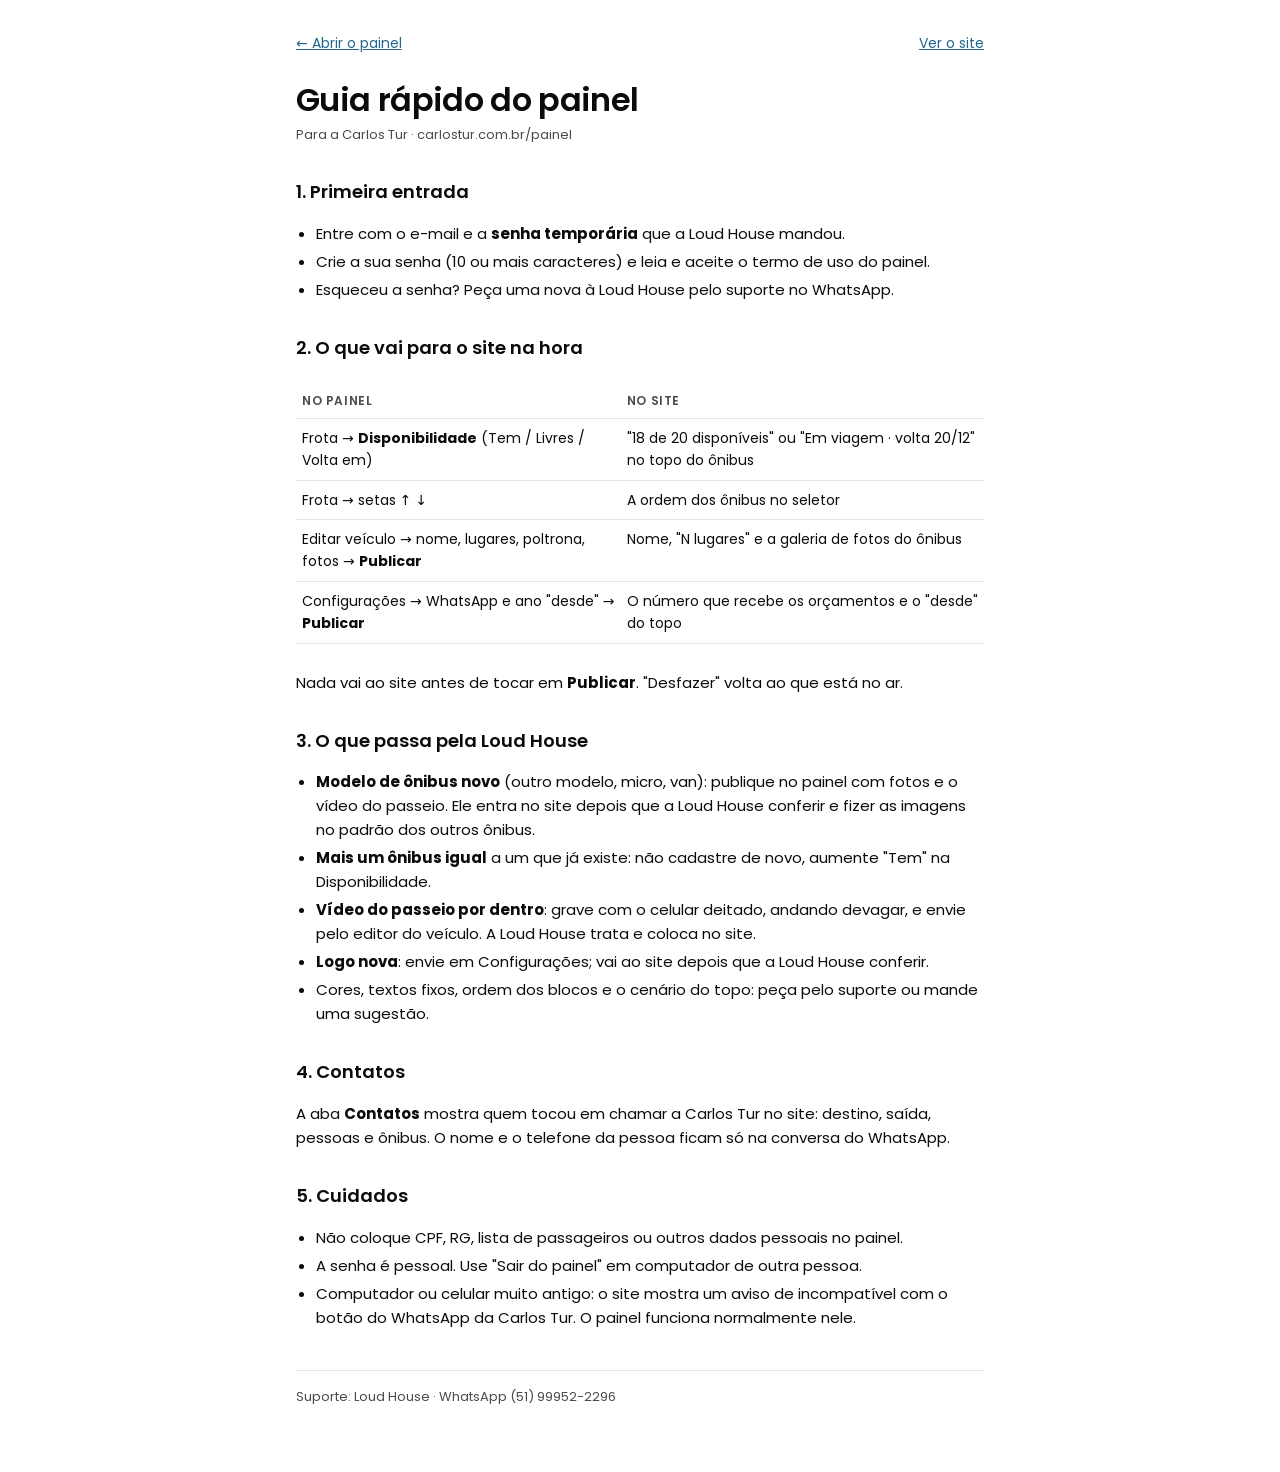
<file: site/guia-painel.html>
<!doctype html>
<html lang="pt-BR">
<head>
<meta charset="utf-8">
<meta name="viewport" content="width=device-width, initial-scale=1">
<meta name="robots" content="noindex, nofollow">
<title>Guia do painel · Carlos Tur</title>
<link rel="icon" href="/favicon.ico" sizes="32x32">
<link rel="stylesheet" href="fonts/poppins.css">
<link rel="stylesheet" href="legal.css">
</head>
<body>
<main>
  <div class="top"><a href="/painel">← Abrir o painel</a><a href="./">Ver o site</a></div>
  <h1>Guia rápido do painel</h1>
  <p class="upd">Para a Carlos Tur · carlostur.com.br/painel</p>

  <h2>1. Primeira entrada</h2>
  <ul>
    <li>Entre com o e-mail e a <b>senha temporária</b> que a Loud House mandou.</li>
    <li>Crie a sua senha (10 ou mais caracteres) e leia e aceite o termo de uso do painel.</li>
    <li>Esqueceu a senha? Peça uma nova à Loud House pelo suporte no WhatsApp.</li>
  </ul>

  <h2>2. O que vai para o site na hora</h2>
  <div class="tw" tabindex="0" role="region" aria-label="O que muda no site"><table>
    <tr><th>No painel</th><th>No site</th></tr>
    <tr><td>Frota → <b>Disponibilidade</b> (Tem / Livres / Volta em)</td><td>"18 de 20 disponíveis" ou "Em viagem · volta 20/12" no topo do ônibus</td></tr>
    <tr><td>Frota → setas ↑ ↓</td><td>A ordem dos ônibus no seletor</td></tr>
    <tr><td>Editar veículo → nome, lugares, poltrona, fotos → <b>Publicar</b></td><td>Nome, "N lugares" e a galeria de fotos do ônibus</td></tr>
    <tr><td>Configurações → WhatsApp e ano "desde" → <b>Publicar</b></td><td>O número que recebe os orçamentos e o "desde" do topo</td></tr>
  </table></div>
  <p>Nada vai ao site antes de tocar em <b>Publicar</b>. "Desfazer" volta ao que está no ar.</p>

  <h2>3. O que passa pela Loud House</h2>
  <ul>
    <li><b>Modelo de ônibus novo</b> (outro modelo, micro, van): publique no painel com fotos e o vídeo do passeio. Ele entra no site depois que a Loud House conferir e fizer as imagens no padrão dos outros ônibus.</li>
    <li><b>Mais um ônibus igual</b> a um que já existe: não cadastre de novo, aumente "Tem" na Disponibilidade.</li>
    <li><b>Vídeo do passeio por dentro</b>: grave com o celular deitado, andando devagar, e envie pelo editor do veículo. A Loud House trata e coloca no site.</li>
    <li><b>Logo nova</b>: envie em Configurações; vai ao site depois que a Loud House conferir.</li>
    <li>Cores, textos fixos, ordem dos blocos e o cenário do topo: peça pelo suporte ou mande uma sugestão.</li>
  </ul>

  <h2>4. Contatos</h2>
  <p>A aba <b>Contatos</b> mostra quem tocou em chamar a Carlos Tur no site: destino, saída, pessoas e ônibus. O nome e o telefone da pessoa ficam só na conversa do WhatsApp.</p>

  <h2>5. Cuidados</h2>
  <ul>
    <li>Não coloque CPF, RG, lista de passageiros ou outros dados pessoais no painel.</li>
    <li>A senha é pessoal. Use "Sair do painel" em computador de outra pessoa.</li>
    <li>Computador ou celular muito antigo: o site mostra um aviso de incompatível com o botão do WhatsApp da Carlos Tur. O painel funciona normalmente nele.</li>
  </ul>
  <footer>Suporte: Loud House · WhatsApp (51) 99952-2296</footer>
</main>
</body>
</html>
</file>
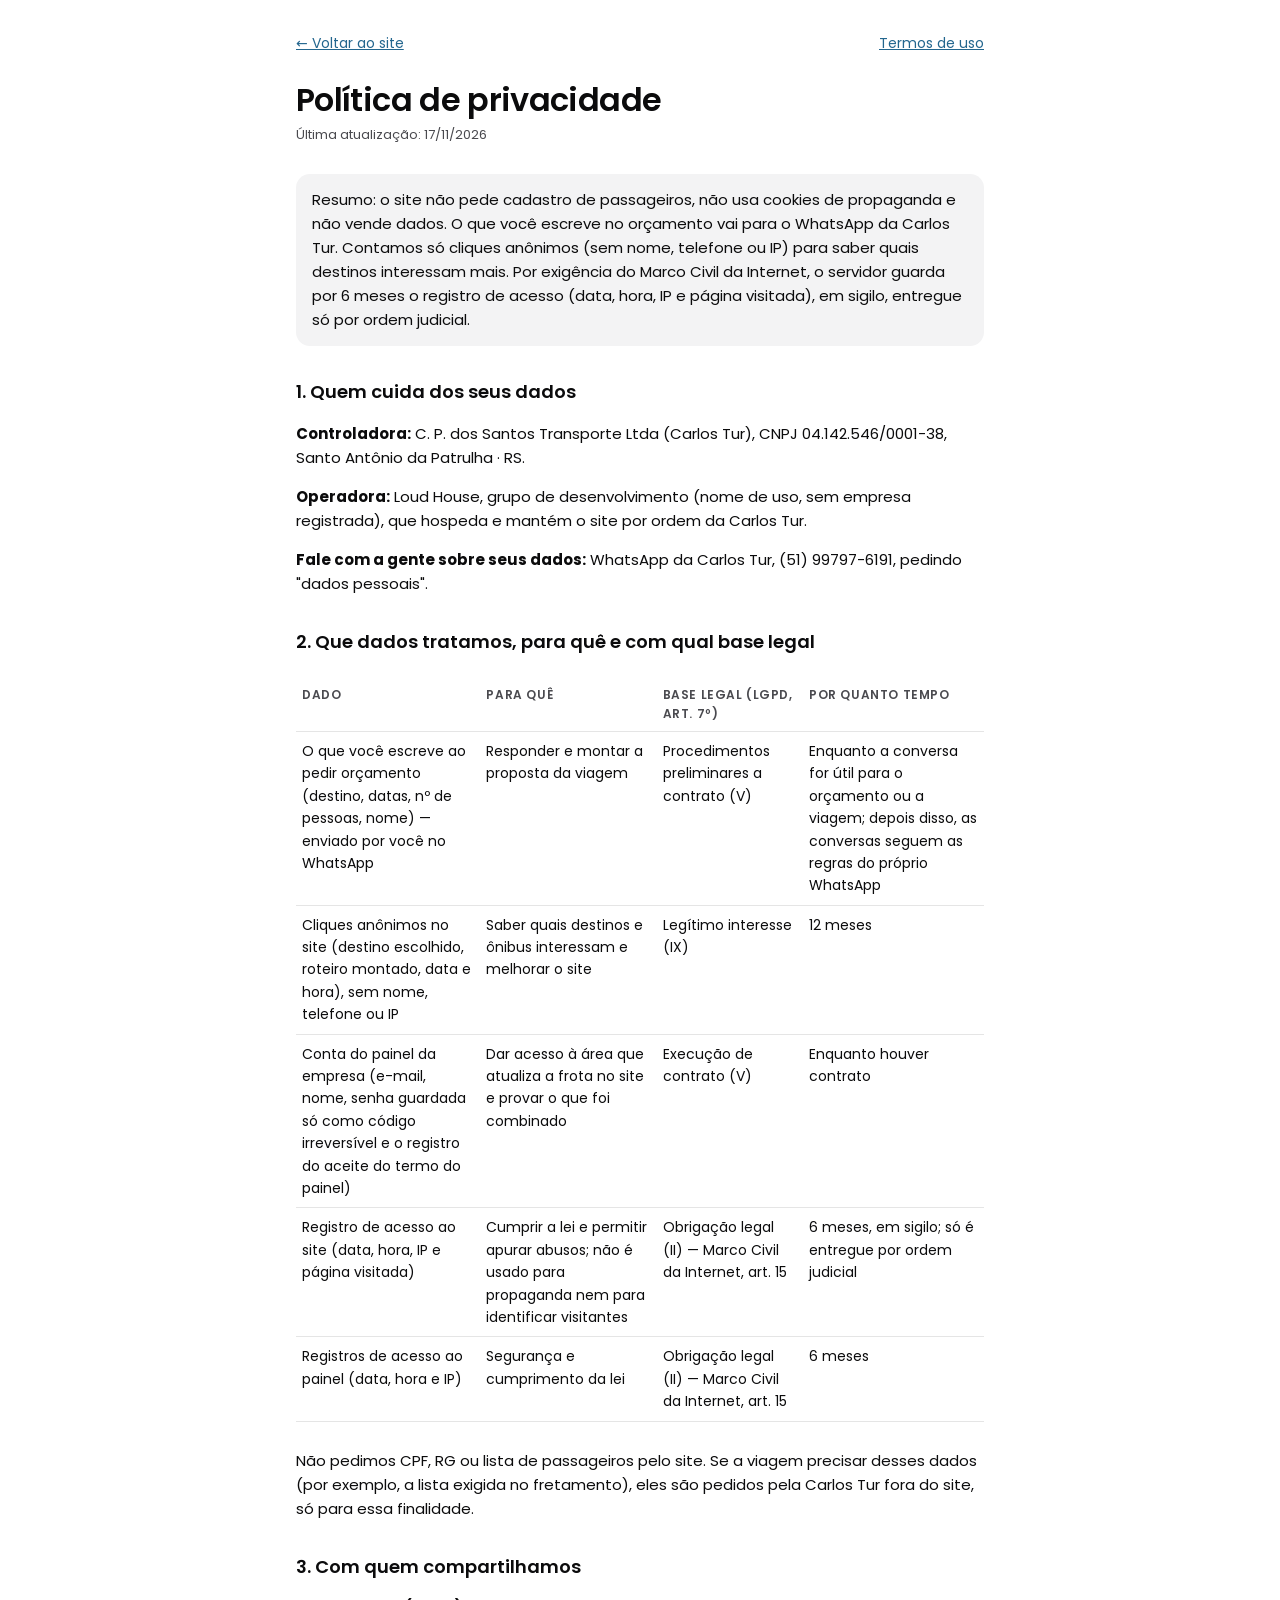
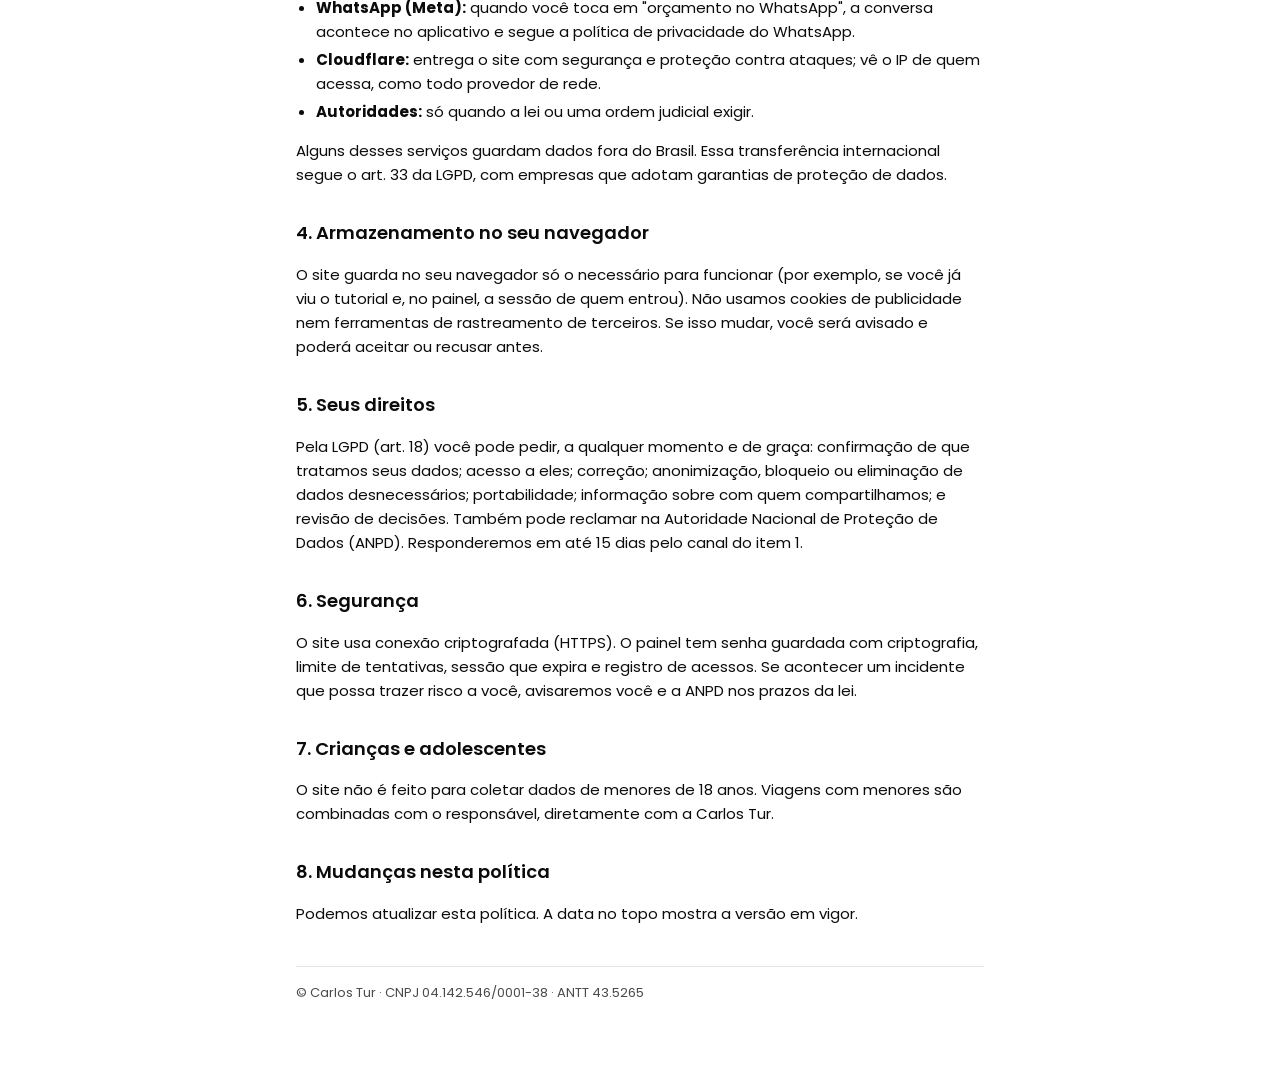
<file: site/privacidade.html>
<!doctype html>
<html lang="pt-BR">
<head>
<meta charset="utf-8">
<meta name="viewport" content="width=device-width, initial-scale=1">
<title>Privacidade · Carlos Tur</title>
<meta name="description" content="Como a Carlos Tur trata os dados de quem usa o site carlostur.com.br.">
<link rel="stylesheet" href="fonts/poppins.css">
<link rel="stylesheet" href="legal.css">
<link rel="icon" href="/favicon.ico" sizes="32x32">
<link rel="icon" href="/favicon.svg" type="image/svg+xml">
<link rel="apple-touch-icon" href="/apple-touch-icon.png">
<link rel="canonical" href="https://carlostur.com.br/privacidade.html">
</head>
<body>
<!-- MODELO: revisar com advogado antes de publicar. Trechos marcados com class="ph" dependem da Carlos Tur. -->
<main>
  <div class="top"><a href="./">← Voltar ao site</a><a href="termos.html">Termos de uso</a></div>
  <h1>Política de privacidade</h1>
  <p class="upd">Última atualização: 17/11/2026</p>

  <div class="box">Resumo: o site não pede cadastro de passageiros, não usa cookies de propaganda e não vende dados. O que você escreve no orçamento vai para o WhatsApp da Carlos Tur. Contamos só cliques anônimos (sem nome, telefone ou IP) para saber quais destinos interessam mais. Por exigência do Marco Civil da Internet, o servidor guarda por 6 meses o registro de acesso (data, hora, IP e página visitada), em sigilo, entregue só por ordem judicial.</div>

  <h2>1. Quem cuida dos seus dados</h2>
  <p><b>Controladora:</b> C. P. dos Santos Transporte Ltda (Carlos Tur), CNPJ 04.142.546/0001-38, Santo Antônio da Patrulha · RS.</p>
  <p><b>Operadora:</b> Loud House, grupo de desenvolvimento (nome de uso, sem empresa registrada), que hospeda e mantém o site por ordem da Carlos Tur.</p>
  <p><b>Fale com a gente sobre seus dados:</b> WhatsApp da Carlos Tur, (51) 99797-6191, pedindo "dados pessoais".</p>

  <h2>2. Que dados tratamos, para quê e com qual base legal</h2>
  <div class="tw" tabindex="0" role="region" aria-label="Tabela de dados tratados"><table>
    <tr><th>Dado</th><th>Para quê</th><th>Base legal (LGPD, art. 7º)</th><th>Por quanto tempo</th></tr>
    <tr><td>O que você escreve ao pedir orçamento (destino, datas, nº de pessoas, nome) — enviado por você no WhatsApp</td><td>Responder e montar a proposta da viagem</td><td>Procedimentos preliminares a contrato (V)</td><td>Enquanto a conversa for útil para o orçamento ou a viagem; depois disso, as conversas seguem as regras do próprio WhatsApp</td></tr>
    <tr><td>Cliques anônimos no site (destino escolhido, roteiro montado, data e hora), sem nome, telefone ou IP</td><td>Saber quais destinos e ônibus interessam e melhorar o site</td><td>Legítimo interesse (IX)</td><td>12 meses</td></tr>
    <tr><td>Conta do painel da empresa (e-mail, nome, senha guardada só como código irreversível e o registro do aceite do termo do painel)</td><td>Dar acesso à área que atualiza a frota no site e provar o que foi combinado</td><td>Execução de contrato (V)</td><td>Enquanto houver contrato</td></tr>
    <tr><td>Registro de acesso ao site (data, hora, IP e página visitada)</td><td>Cumprir a lei e permitir apurar abusos; não é usado para propaganda nem para identificar visitantes</td><td>Obrigação legal (II) — Marco Civil da Internet, art. 15</td><td>6 meses, em sigilo; só é entregue por ordem judicial</td></tr>
    <tr><td>Registros de acesso ao painel (data, hora e IP)</td><td>Segurança e cumprimento da lei</td><td>Obrigação legal (II) — Marco Civil da Internet, art. 15</td><td>6 meses</td></tr>
  </table></div>
  <p>Não pedimos CPF, RG ou lista de passageiros pelo site. Se a viagem precisar desses dados (por exemplo, a lista exigida no fretamento), eles são pedidos pela Carlos Tur fora do site, só para essa finalidade.</p>

  <h2>3. Com quem compartilhamos</h2>
  <ul>
    <li><b>WhatsApp (Meta):</b> quando você toca em "orçamento no WhatsApp", a conversa acontece no aplicativo e segue a política de privacidade do WhatsApp.</li>
    <li><b>Cloudflare:</b> entrega o site com segurança e proteção contra ataques; vê o IP de quem acessa, como todo provedor de rede.</li>
    <li><b>Autoridades:</b> só quando a lei ou uma ordem judicial exigir.</li>
  </ul>
  <p>Alguns desses serviços guardam dados fora do Brasil. Essa transferência internacional segue o art. 33 da LGPD, com empresas que adotam garantias de proteção de dados.</p>

  <h2>4. Armazenamento no seu navegador</h2>
  <p>O site guarda no seu navegador só o necessário para funcionar (por exemplo, se você já viu o tutorial e, no painel, a sessão de quem entrou). Não usamos cookies de publicidade nem ferramentas de rastreamento de terceiros. Se isso mudar, você será avisado e poderá aceitar ou recusar antes.</p>

  <h2>5. Seus direitos</h2>
  <p>Pela LGPD (art. 18) você pode pedir, a qualquer momento e de graça: confirmação de que tratamos seus dados; acesso a eles; correção; anonimização, bloqueio ou eliminação de dados desnecessários; portabilidade; informação sobre com quem compartilhamos; e revisão de decisões. Também pode reclamar na Autoridade Nacional de Proteção de Dados (ANPD). Responderemos em até 15 dias pelo canal do item 1.</p>

  <h2>6. Segurança</h2>
  <p>O site usa conexão criptografada (HTTPS). O painel tem senha guardada com criptografia, limite de tentativas, sessão que expira e registro de acessos. Se acontecer um incidente que possa trazer risco a você, avisaremos você e a ANPD nos prazos da lei.</p>

  <h2>7. Crianças e adolescentes</h2>
  <p>O site não é feito para coletar dados de menores de 18 anos. Viagens com menores são combinadas com o responsável, diretamente com a Carlos Tur.</p>

  <h2>8. Mudanças nesta política</h2>
  <p>Podemos atualizar esta política. A data no topo mostra a versão em vigor.</p>

  <footer>© Carlos Tur · CNPJ 04.142.546/0001-38 · ANTT 43.5265</footer>
</main>
</body>
</html>
</file>
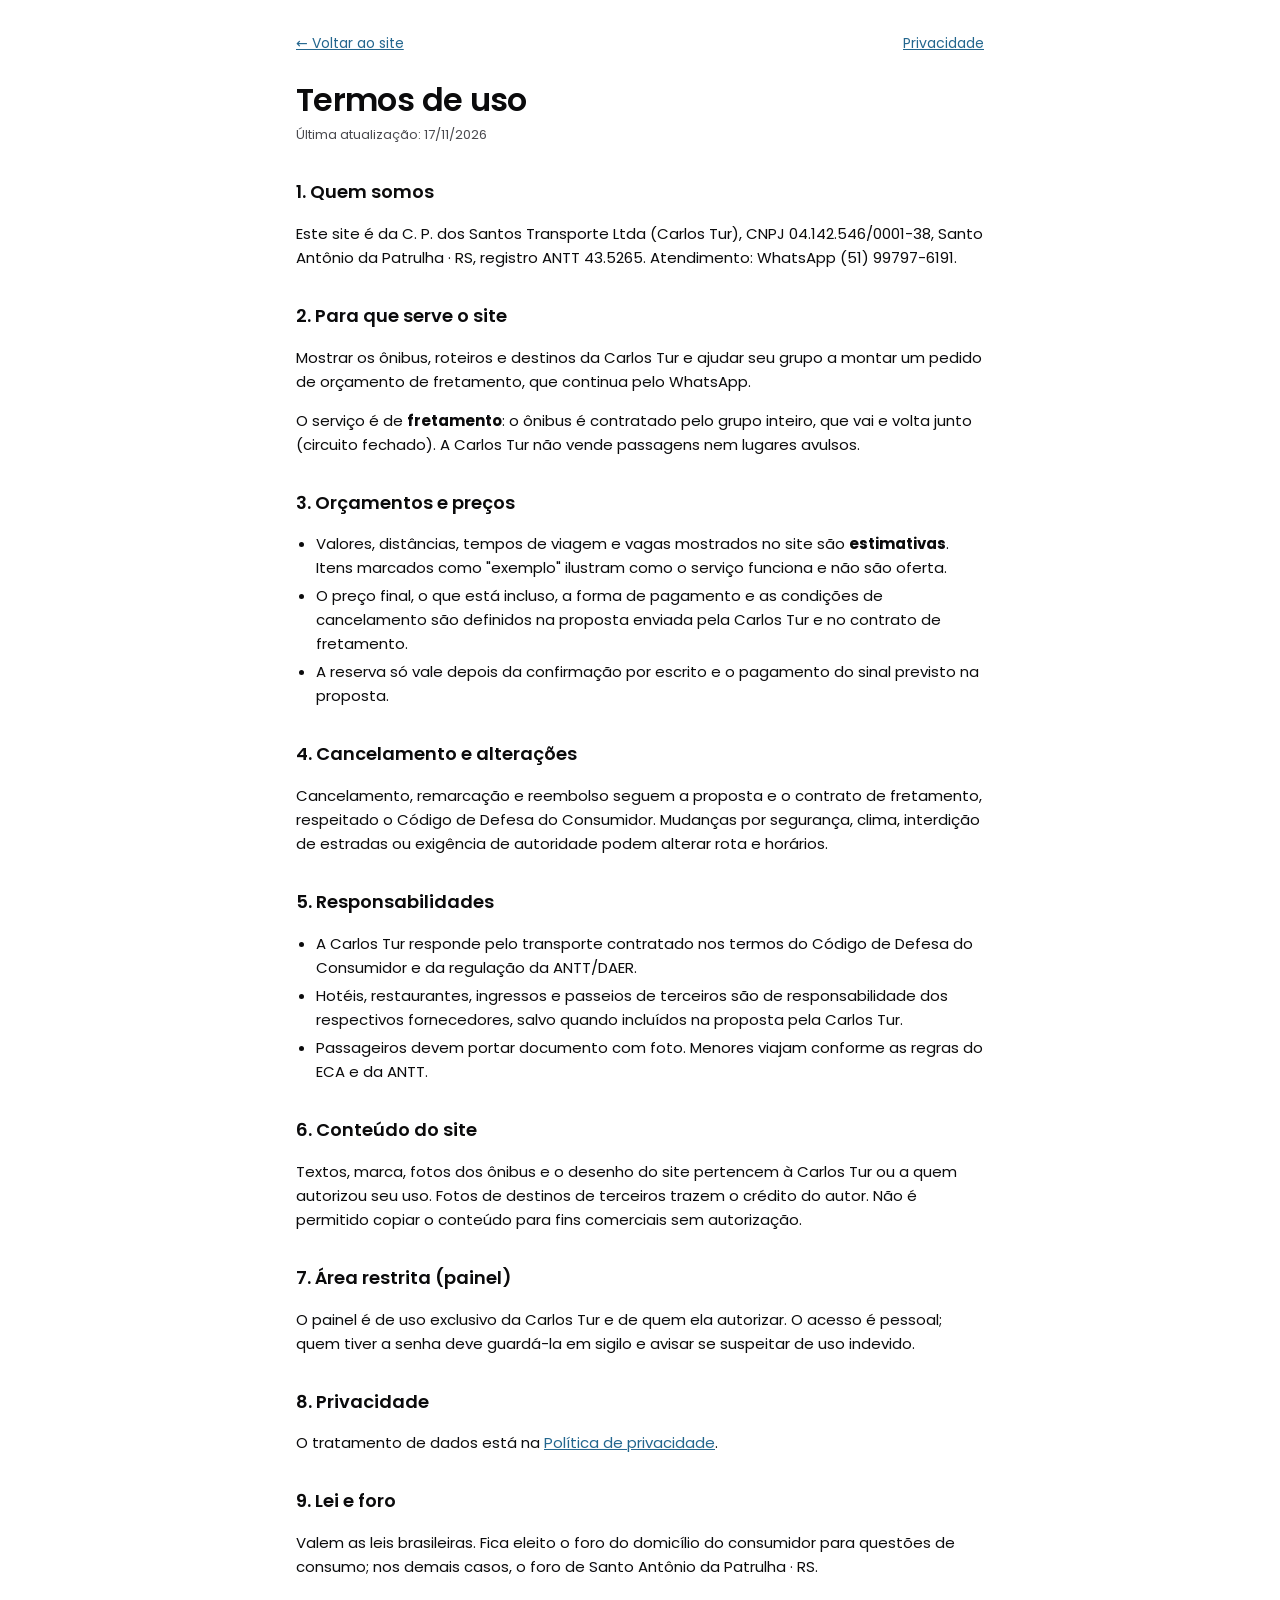
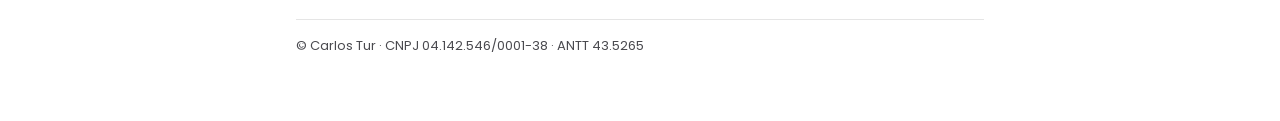
<file: site/termos.html>
<!doctype html>
<html lang="pt-BR">
<head>
<meta charset="utf-8">
<meta name="viewport" content="width=device-width, initial-scale=1">
<title>Termos de uso · Carlos Tur</title>
<meta name="description" content="Regras de uso do site carlostur.com.br e dos orçamentos de fretamento.">
<link rel="stylesheet" href="fonts/poppins.css">
<link rel="stylesheet" href="legal.css">
<link rel="icon" href="/favicon.ico" sizes="32x32">
<link rel="icon" href="/favicon.svg" type="image/svg+xml">
<link rel="apple-touch-icon" href="/apple-touch-icon.png">
<link rel="canonical" href="https://carlostur.com.br/termos.html">
</head>
<body>
<!-- MODELO: revisar com advogado antes de publicar. Trechos marcados com class="ph" dependem da Carlos Tur. -->
<main>
  <div class="top"><a href="./">← Voltar ao site</a><a href="privacidade.html">Privacidade</a></div>
  <h1>Termos de uso</h1>
  <p class="upd">Última atualização: 17/11/2026</p>

  <h2>1. Quem somos</h2>
  <p>Este site é da C. P. dos Santos Transporte Ltda (Carlos Tur), CNPJ 04.142.546/0001-38, Santo Antônio da Patrulha · RS, registro ANTT 43.5265. Atendimento: WhatsApp (51) 99797-6191.</p>

  <h2>2. Para que serve o site</h2>
  <p>Mostrar os ônibus, roteiros e destinos da Carlos Tur e ajudar seu grupo a montar um pedido de orçamento de fretamento, que continua pelo WhatsApp.</p>
  <p>O serviço é de <b>fretamento</b>: o ônibus é contratado pelo grupo inteiro, que vai e volta junto (circuito fechado). A Carlos Tur não vende passagens nem lugares avulsos.</p>

  <h2>3. Orçamentos e preços</h2>
  <ul>
    <li>Valores, distâncias, tempos de viagem e vagas mostrados no site são <b>estimativas</b>. Itens marcados como "exemplo" ilustram como o serviço funciona e não são oferta.</li>
    <li>O preço final, o que está incluso, a forma de pagamento e as condições de cancelamento são definidos na proposta enviada pela Carlos Tur e no contrato de fretamento.</li>
    <li>A reserva só vale depois da confirmação por escrito e o pagamento do sinal previsto na proposta.</li>
  </ul>

  <h2>4. Cancelamento e alterações</h2>
  <p>Cancelamento, remarcação e reembolso seguem a proposta e o contrato de fretamento, respeitado o Código de Defesa do Consumidor. Mudanças por segurança, clima, interdição de estradas ou exigência de autoridade podem alterar rota e horários.</p>

  <h2>5. Responsabilidades</h2>
  <ul>
    <li>A Carlos Tur responde pelo transporte contratado nos termos do Código de Defesa do Consumidor e da regulação da ANTT/DAER.</li>
    <li>Hotéis, restaurantes, ingressos e passeios de terceiros são de responsabilidade dos respectivos fornecedores, salvo quando incluídos na proposta pela Carlos Tur.</li>
    <li>Passageiros devem portar documento com foto. Menores viajam conforme as regras do ECA e da ANTT.</li>
  </ul>

  <h2>6. Conteúdo do site</h2>
  <p>Textos, marca, fotos dos ônibus e o desenho do site pertencem à Carlos Tur ou a quem autorizou seu uso. Fotos de destinos de terceiros trazem o crédito do autor. Não é permitido copiar o conteúdo para fins comerciais sem autorização.</p>

  <h2>7. Área restrita (painel)</h2>
  <p>O painel é de uso exclusivo da Carlos Tur e de quem ela autorizar. O acesso é pessoal; quem tiver a senha deve guardá-la em sigilo e avisar se suspeitar de uso indevido.</p>

  <h2>8. Privacidade</h2>
  <p>O tratamento de dados está na <a href="privacidade.html">Política de privacidade</a>.</p>

  <h2>9. Lei e foro</h2>
  <p>Valem as leis brasileiras. Fica eleito o foro do domicílio do consumidor para questões de consumo; nos demais casos, o foro de Santo Antônio da Patrulha · RS.</p>

  <footer>© Carlos Tur · CNPJ 04.142.546/0001-38 · ANTT 43.5265</footer>
</main>
</body>
</html>
</file>
<file: site/fonts/poppins.css>
/* Poppins (SIL Open Font License 1.1, ver OFL.txt) — servida pelo próprio site, sem Google Fonts */
@font-face {
  font-family: 'Poppins';
  font-style: italic;
  font-weight: 400;
  font-display: swap;
  src: url(poppins-400i-latin-ext.woff2) format('woff2');
  unicode-range: U+0100-02BA, U+02BD-02C5, U+02C7-02CC, U+02CE-02D7, U+02DD-02FF, U+0304, U+0308, U+0329, U+1D00-1DBF, U+1E00-1E9F, U+1EF2-1EFF, U+2020, U+20A0-20AB, U+20AD-20C4, U+2113, U+2C60-2C7F, U+A720-A7FF;
}
@font-face {
  font-family: 'Poppins';
  font-style: italic;
  font-weight: 400;
  font-display: swap;
  src: url(poppins-400i-latin.woff2) format('woff2');
  unicode-range: U+0000-00FF, U+0131, U+0152-0153, U+02BB-02BC, U+02C6, U+02DA, U+02DC, U+0304, U+0308, U+0329, U+2000-206F, U+20AC, U+2122, U+2191, U+2193, U+2212, U+2215, U+FEFF, U+FFFD;
}
@font-face {
  font-family: 'Poppins';
  font-style: normal;
  font-weight: 300;
  font-display: swap;
  src: url(poppins-300-latin-ext.woff2) format('woff2');
  unicode-range: U+0100-02BA, U+02BD-02C5, U+02C7-02CC, U+02CE-02D7, U+02DD-02FF, U+0304, U+0308, U+0329, U+1D00-1DBF, U+1E00-1E9F, U+1EF2-1EFF, U+2020, U+20A0-20AB, U+20AD-20C4, U+2113, U+2C60-2C7F, U+A720-A7FF;
}
@font-face {
  font-family: 'Poppins';
  font-style: normal;
  font-weight: 300;
  font-display: swap;
  src: url(poppins-300-latin.woff2) format('woff2');
  unicode-range: U+0000-00FF, U+0131, U+0152-0153, U+02BB-02BC, U+02C6, U+02DA, U+02DC, U+0304, U+0308, U+0329, U+2000-206F, U+20AC, U+2122, U+2191, U+2193, U+2212, U+2215, U+FEFF, U+FFFD;
}
@font-face {
  font-family: 'Poppins';
  font-style: normal;
  font-weight: 400;
  font-display: swap;
  src: url(poppins-400-latin-ext.woff2) format('woff2');
  unicode-range: U+0100-02BA, U+02BD-02C5, U+02C7-02CC, U+02CE-02D7, U+02DD-02FF, U+0304, U+0308, U+0329, U+1D00-1DBF, U+1E00-1E9F, U+1EF2-1EFF, U+2020, U+20A0-20AB, U+20AD-20C4, U+2113, U+2C60-2C7F, U+A720-A7FF;
}
@font-face {
  font-family: 'Poppins';
  font-style: normal;
  font-weight: 400;
  font-display: swap;
  src: url(poppins-400-latin.woff2) format('woff2');
  unicode-range: U+0000-00FF, U+0131, U+0152-0153, U+02BB-02BC, U+02C6, U+02DA, U+02DC, U+0304, U+0308, U+0329, U+2000-206F, U+20AC, U+2122, U+2191, U+2193, U+2212, U+2215, U+FEFF, U+FFFD;
}
@font-face {
  font-family: 'Poppins';
  font-style: normal;
  font-weight: 500;
  font-display: swap;
  src: url(poppins-500-latin-ext.woff2) format('woff2');
  unicode-range: U+0100-02BA, U+02BD-02C5, U+02C7-02CC, U+02CE-02D7, U+02DD-02FF, U+0304, U+0308, U+0329, U+1D00-1DBF, U+1E00-1E9F, U+1EF2-1EFF, U+2020, U+20A0-20AB, U+20AD-20C4, U+2113, U+2C60-2C7F, U+A720-A7FF;
}
@font-face {
  font-family: 'Poppins';
  font-style: normal;
  font-weight: 500;
  font-display: swap;
  src: url(poppins-500-latin.woff2) format('woff2');
  unicode-range: U+0000-00FF, U+0131, U+0152-0153, U+02BB-02BC, U+02C6, U+02DA, U+02DC, U+0304, U+0308, U+0329, U+2000-206F, U+20AC, U+2122, U+2191, U+2193, U+2212, U+2215, U+FEFF, U+FFFD;
}
@font-face {
  font-family: 'Poppins';
  font-style: normal;
  font-weight: 600;
  font-display: swap;
  src: url(poppins-600-latin-ext.woff2) format('woff2');
  unicode-range: U+0100-02BA, U+02BD-02C5, U+02C7-02CC, U+02CE-02D7, U+02DD-02FF, U+0304, U+0308, U+0329, U+1D00-1DBF, U+1E00-1E9F, U+1EF2-1EFF, U+2020, U+20A0-20AB, U+20AD-20C4, U+2113, U+2C60-2C7F, U+A720-A7FF;
}
@font-face {
  font-family: 'Poppins';
  font-style: normal;
  font-weight: 600;
  font-display: swap;
  src: url(poppins-600-latin.woff2) format('woff2');
  unicode-range: U+0000-00FF, U+0131, U+0152-0153, U+02BB-02BC, U+02C6, U+02DA, U+02DC, U+0304, U+0308, U+0329, U+2000-206F, U+20AC, U+2122, U+2191, U+2193, U+2212, U+2215, U+FEFF, U+FFFD;
}
@font-face {
  font-family: 'Poppins';
  font-style: normal;
  font-weight: 700;
  font-display: swap;
  src: url(poppins-700-latin-ext.woff2) format('woff2');
  unicode-range: U+0100-02BA, U+02BD-02C5, U+02C7-02CC, U+02CE-02D7, U+02DD-02FF, U+0304, U+0308, U+0329, U+1D00-1DBF, U+1E00-1E9F, U+1EF2-1EFF, U+2020, U+20A0-20AB, U+20AD-20C4, U+2113, U+2C60-2C7F, U+A720-A7FF;
}
@font-face {
  font-family: 'Poppins';
  font-style: normal;
  font-weight: 700;
  font-display: swap;
  src: url(poppins-700-latin.woff2) format('woff2');
  unicode-range: U+0000-00FF, U+0131, U+0152-0153, U+02BB-02BC, U+02C6, U+02DA, U+02DC, U+0304, U+0308, U+0329, U+2000-206F, U+20AC, U+2122, U+2191, U+2193, U+2212, U+2215, U+FEFF, U+FFFD;
}
</file>
<file: site/legal.css>
/* páginas legais (privacidade e termos) */
:root{color-scheme:light;--bg:#fff;--fg:#0b0b0c;--mut:#4a4a4f;--line:rgba(0,0,0,.1);--acc:#23668e;--soft:#f3f3f4}
@media (prefers-color-scheme:dark){:root:not([data-theme="light"]){color-scheme:dark;--bg:#111214;--fg:#f1f1f2;--mut:#a6a6ad;--line:rgba(255,255,255,.12);--acc:#8abcd8;--soft:#1c1d20}}
:root[data-theme="dark"]{color-scheme:dark;--bg:#111214;--fg:#f1f1f2;--mut:#a6a6ad;--line:rgba(255,255,255,.12);--acc:#8abcd8;--soft:#1c1d20}
*{box-sizing:border-box}
body{margin:0;background:var(--bg);color:var(--fg);font:15px/1.6 Poppins,system-ui,-apple-system,"Segoe UI",sans-serif;-webkit-font-smoothing:antialiased}
main{max-width:720px;margin:0 auto;padding:32px 16px 64px}
a{color:var(--acc)}
.top{display:flex;justify-content:space-between;align-items:center;gap:12px;margin-bottom:28px;font-size:14px}
h1{font-size:clamp(24px,6vw,32px);line-height:1.15;font-weight:600;letter-spacing:-.02em;margin:0 0 6px}
.upd{color:var(--mut);font-size:13px;margin:0 0 28px}
h2{font-size:18px;font-weight:600;margin:32px 0 8px}
p,li{color:var(--fg)}
ul{padding-left:20px}
li{margin:4px 0}
.box{background:var(--soft);border-radius:14px;padding:14px 16px;margin:16px 0}
table{width:100%;border-collapse:collapse;font-size:14px;margin:12px 0}
th,td{text-align:left;vertical-align:top;padding:8px 6px;border-bottom:1px solid var(--line)}
th{font-weight:600;color:var(--mut);font-size:12px;text-transform:uppercase;letter-spacing:.05em}
.tw{overflow-x:auto}
.ph{background:#fff4d6;color:#8a5a00;border-radius:4px;padding:0 4px}
footer{margin-top:40px;padding-top:16px;border-top:1px solid var(--line);color:var(--mut);font-size:13px}
</file>
